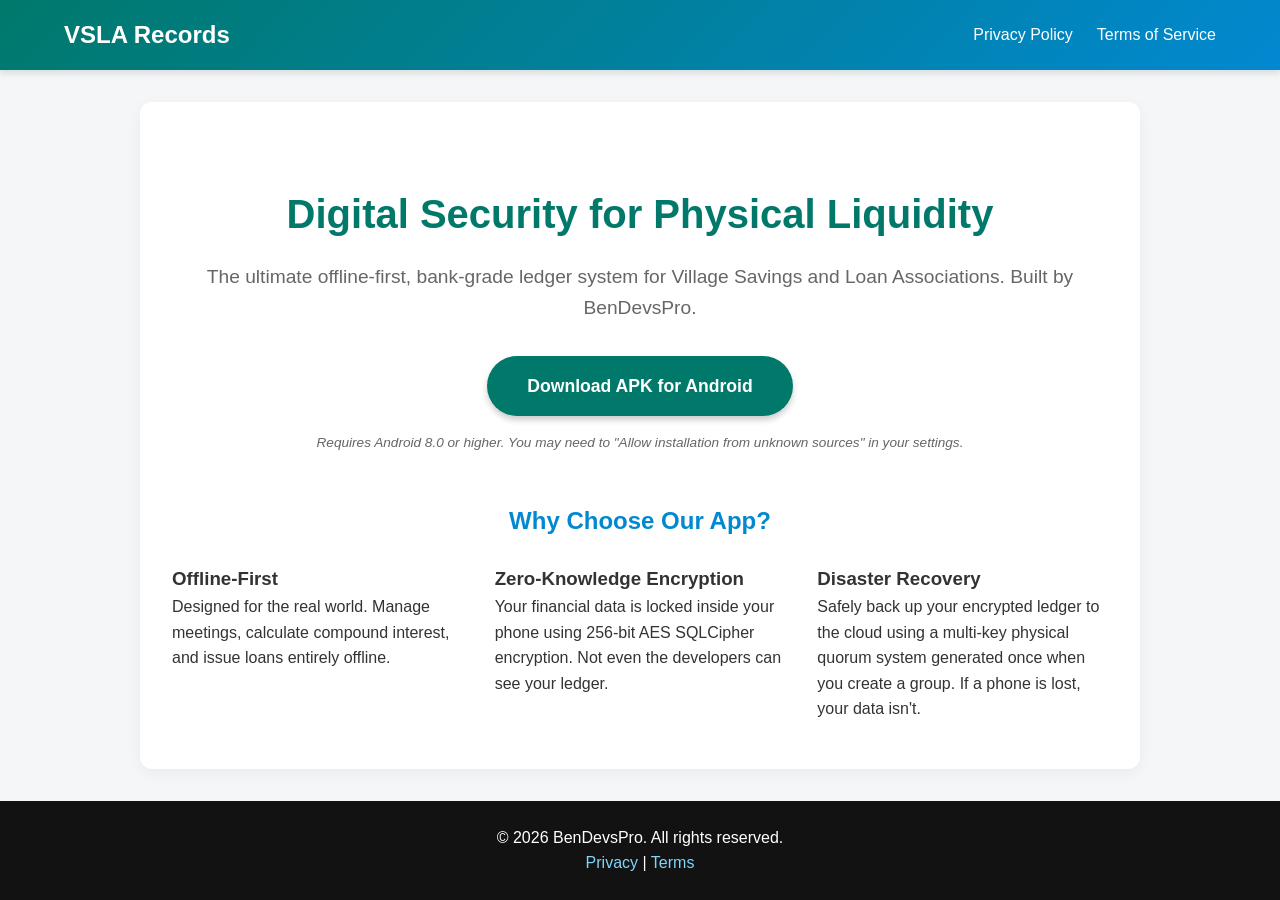
<file: index.html>
<!DOCTYPE html>
<html lang="en">
<head>
    <meta charset="UTF-8">
    <meta name="viewport" content="width=device-width, initial-scale=1.0">
    <title>VSLA Records App | BenDevsPro</title>
    <link rel="stylesheet" href="style.css">
</head>
<body>
    <header>
        <a href="index.html" class="logo">VSLA Records</a>
        <nav>
            <ul>
                <li><a href="privacy.html">Privacy Policy</a></li>
                <li><a href="terms.html">Terms of Service</a></li>
            </ul>
        </nav>
    </header>

    <main>
        <section class="hero">
            <h1>Digital Security for Physical Liquidity</h1>
            <p>The ultimate offline-first, bank-grade ledger system for Village Savings and Loan Associations. Built by BenDevsPro.</p>
            
            <a href="downloads/VSLARecordsApp_v1.0.apk" download class="cta-button">Download APK for Android</a>
            <p class="install-note">Requires Android 8.0 or higher. You may need to "Allow installation from unknown sources" in your settings.</p>
        </section>

        <section class="features">
            <h2 style="text-align: center; color: var(--secondary-color); margin-bottom: 1.5rem;">Why Choose Our App?</h2>
            <div style="display: grid; grid-template-columns: repeat(auto-fit, minmax(250px, 1fr)); gap: 2rem;">
                <div>
                    <h3>Offline-First</h3>
                    <p>Designed for the real world. Manage meetings, calculate compound interest, and issue loans entirely offline.</p>
                </div>
                <div>
                    <h3>Zero-Knowledge Encryption</h3>
                    <p>Your financial data is locked inside your phone using 256-bit AES SQLCipher encryption. Not even the developers can see your ledger.</p>
                </div>
                <div>
                    <h3>Disaster Recovery</h3>
                    <p>Safely back up your encrypted ledger to the cloud using a multi-key physical quorum system generated once when you create a group. If a phone is lost, your data isn't.</p>
                </div>
            </div>
        </section>
    </main>

    <footer>
        <p>&copy; <span id="currentYear"></span> BenDevsPro. All rights reserved.</p>
        <p><a href="privacy.html">Privacy</a> | <a href="terms.html">Terms</a></p>
    </footer>

    <script src="script.js"></script>
</body>
</html>
</file>
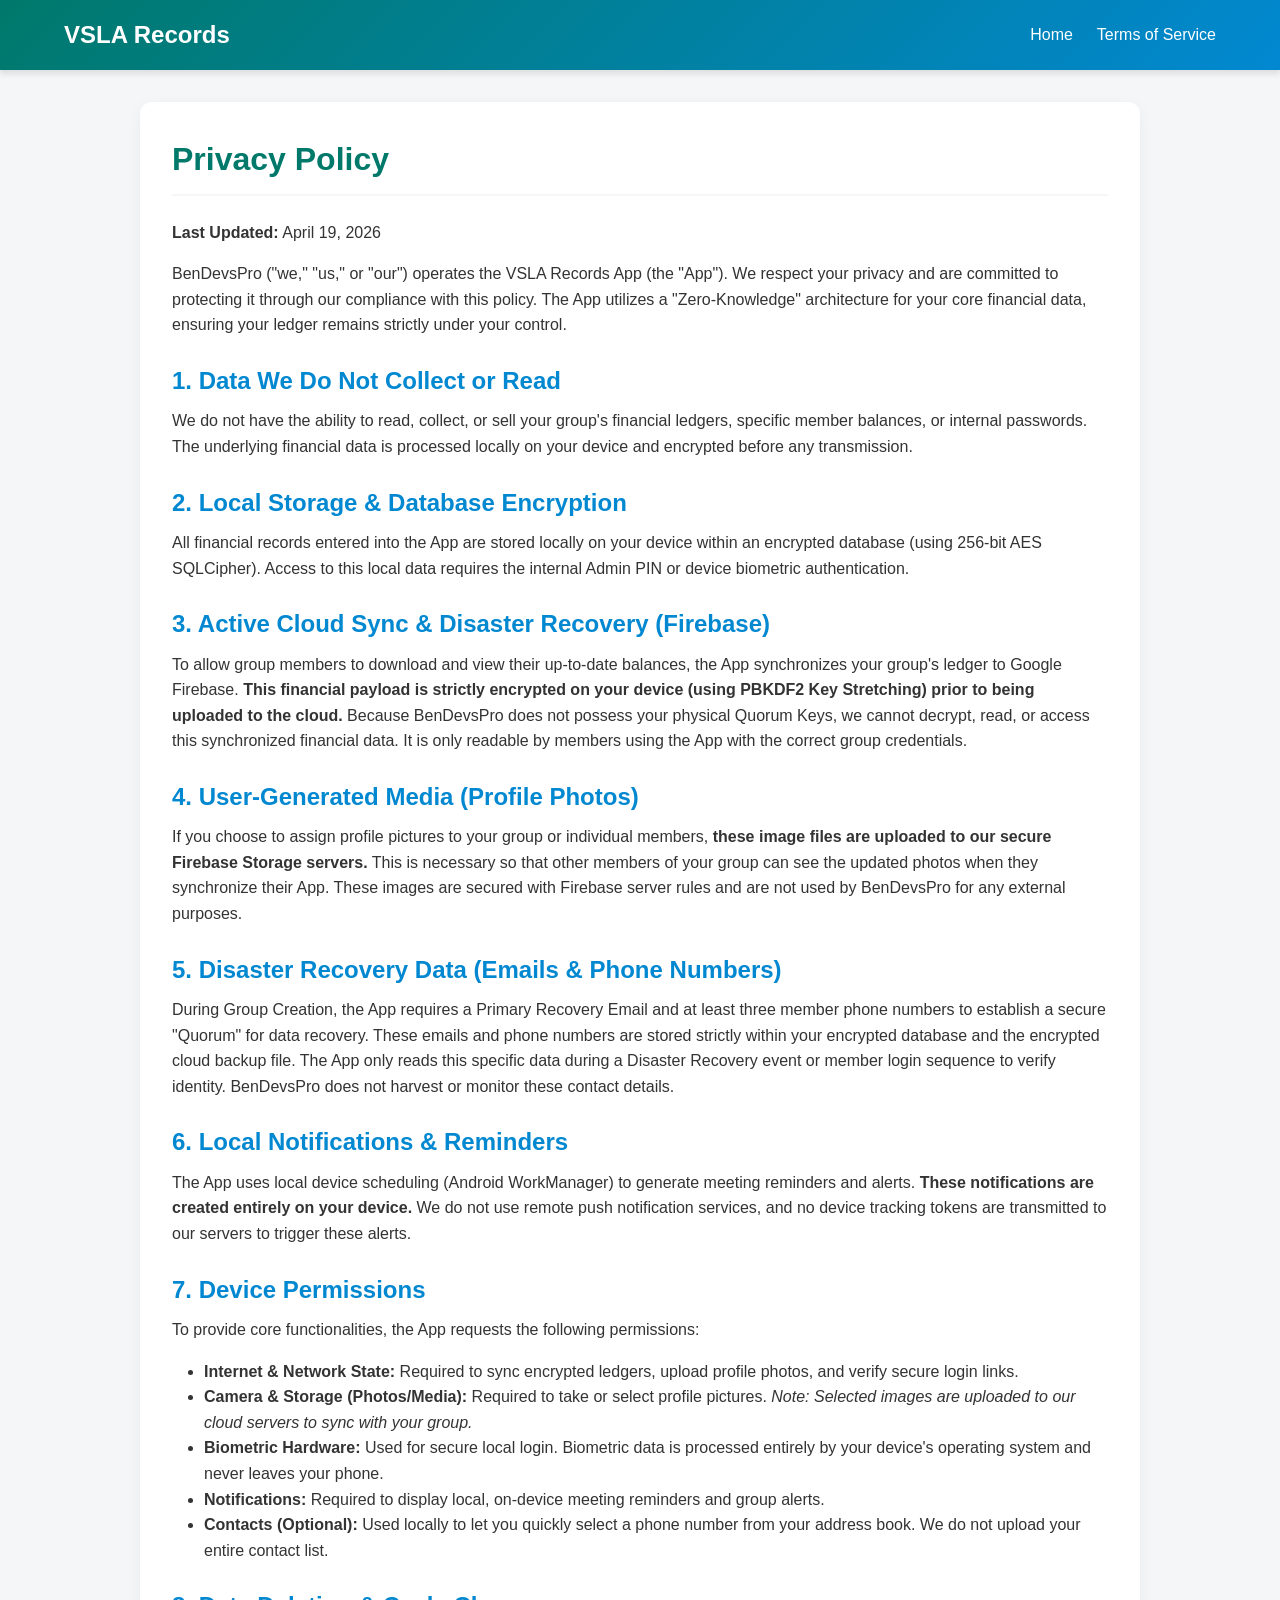
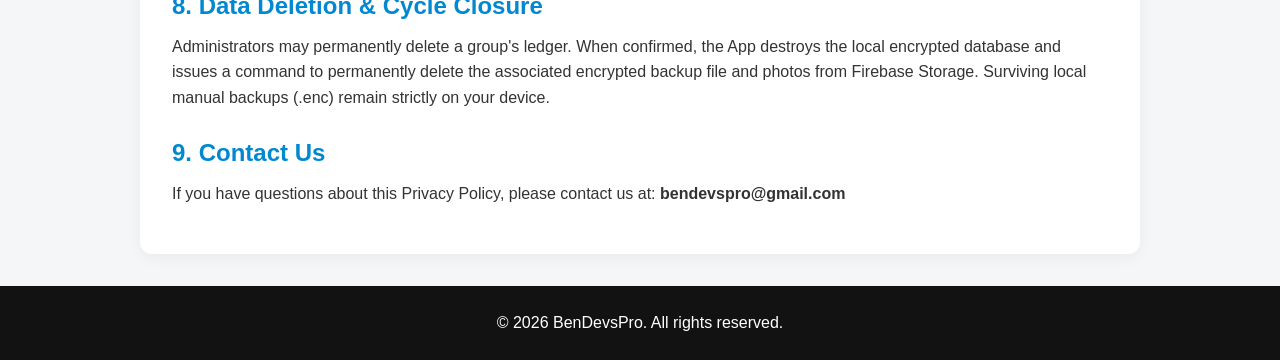
<file: privacy.html>
<!DOCTYPE html>
<html lang="en">
<head>
    <meta charset="UTF-8">
    <meta name="viewport" content="width=device-width, initial-scale=1.0">
    <title>Privacy Policy | VSLA Records App</title>
    <link rel="stylesheet" href="style.css">
</head>
<body>
    <header>
        <a href="index.html" class="logo">VSLA Records</a>
        <nav>
            <ul>
                <li><a href="index.html">Home</a></li>
                <li><a href="terms.html">Terms of Service</a></li>
            </ul>
        </nav>
    </header>

    <main class="legal-content">
        <h1>Privacy Policy</h1>
        <p><strong>Last Updated:</strong> April 19, 2026</p>

        <p>BenDevsPro ("we," "us," or "our") operates the VSLA Records App (the "App"). We respect your privacy and are committed to protecting it through our compliance with this policy. The App utilizes a "Zero-Knowledge" architecture for your core financial data, ensuring your ledger remains strictly under your control.</p>

        <h2>1. Data We Do Not Collect or Read</h2>
        <p>We do not have the ability to read, collect, or sell your group's financial ledgers, specific member balances, or internal passwords. The underlying financial data is processed locally on your device and encrypted before any transmission.</p>

        <h2>2. Local Storage & Database Encryption</h2>
        <p>All financial records entered into the App are stored locally on your device within an encrypted database (using 256-bit AES SQLCipher). Access to this local data requires the internal Admin PIN or device biometric authentication.</p>

        <h2>3. Active Cloud Sync & Disaster Recovery (Firebase)</h2>
        <p>To allow group members to download and view their up-to-date balances, the App synchronizes your group's ledger to Google Firebase. <strong>This financial payload is strictly encrypted on your device (using PBKDF2 Key Stretching) prior to being uploaded to the cloud.</strong> Because BenDevsPro does not possess your physical Quorum Keys, we cannot decrypt, read, or access this synchronized financial data. It is only readable by members using the App with the correct group credentials.</p>

        <h2>4. User-Generated Media (Profile Photos)</h2>
        <p>If you choose to assign profile pictures to your group or individual members, <strong>these image files are uploaded to our secure Firebase Storage servers.</strong> This is necessary so that other members of your group can see the updated photos when they synchronize their App. These images are secured with Firebase server rules and are not used by BenDevsPro for any external purposes.</p>

        <h2>5. Disaster Recovery Data (Emails & Phone Numbers)</h2>
        <p>During Group Creation, the App requires a Primary Recovery Email and at least three member phone numbers to establish a secure "Quorum" for data recovery. These emails and phone numbers are stored strictly within your encrypted database and the encrypted cloud backup file. The App only reads this specific data during a Disaster Recovery event or member login sequence to verify identity. BenDevsPro does not harvest or monitor these contact details.</p>

        <h2>6. Local Notifications & Reminders</h2>
        <p>The App uses local device scheduling (Android WorkManager) to generate meeting reminders and alerts. <strong>These notifications are created entirely on your device.</strong> We do not use remote push notification services, and no device tracking tokens are transmitted to our servers to trigger these alerts.</p>

        <h2>7. Device Permissions</h2>
        <p>To provide core functionalities, the App requests the following permissions:</p>
        <ul>
            <li><strong>Internet & Network State:</strong> Required to sync encrypted ledgers, upload profile photos, and verify secure login links.</li>
            <li><strong>Camera & Storage (Photos/Media):</strong> Required to take or select profile pictures. <em>Note: Selected images are uploaded to our cloud servers to sync with your group.</em></li>
            <li><strong>Biometric Hardware:</strong> Used for secure local login. Biometric data is processed entirely by your device's operating system and never leaves your phone.</li>
            <li><strong>Notifications:</strong> Required to display local, on-device meeting reminders and group alerts.</li>
            <li><strong>Contacts (Optional):</strong> Used locally to let you quickly select a phone number from your address book. We do not upload your entire contact list.</li>
        </ul>

        <h2>8. Data Deletion & Cycle Closure</h2>
        <p>Administrators may permanently delete a group's ledger. When confirmed, the App destroys the local encrypted database and issues a command to permanently delete the associated encrypted backup file and photos from Firebase Storage. Surviving local manual backups (.enc) remain strictly on your device.</p>

        <h2>9. Contact Us</h2>
        <p>If you have questions about this Privacy Policy, please contact us at: <strong>bendevspro@gmail.com</strong></p>
    </main>

    <footer>
        <p>&copy; <span id="currentYear"></span> BenDevsPro. All rights reserved.</p>
    </footer>

    <script src="script.js"></script>
</body>
</html>
</file>
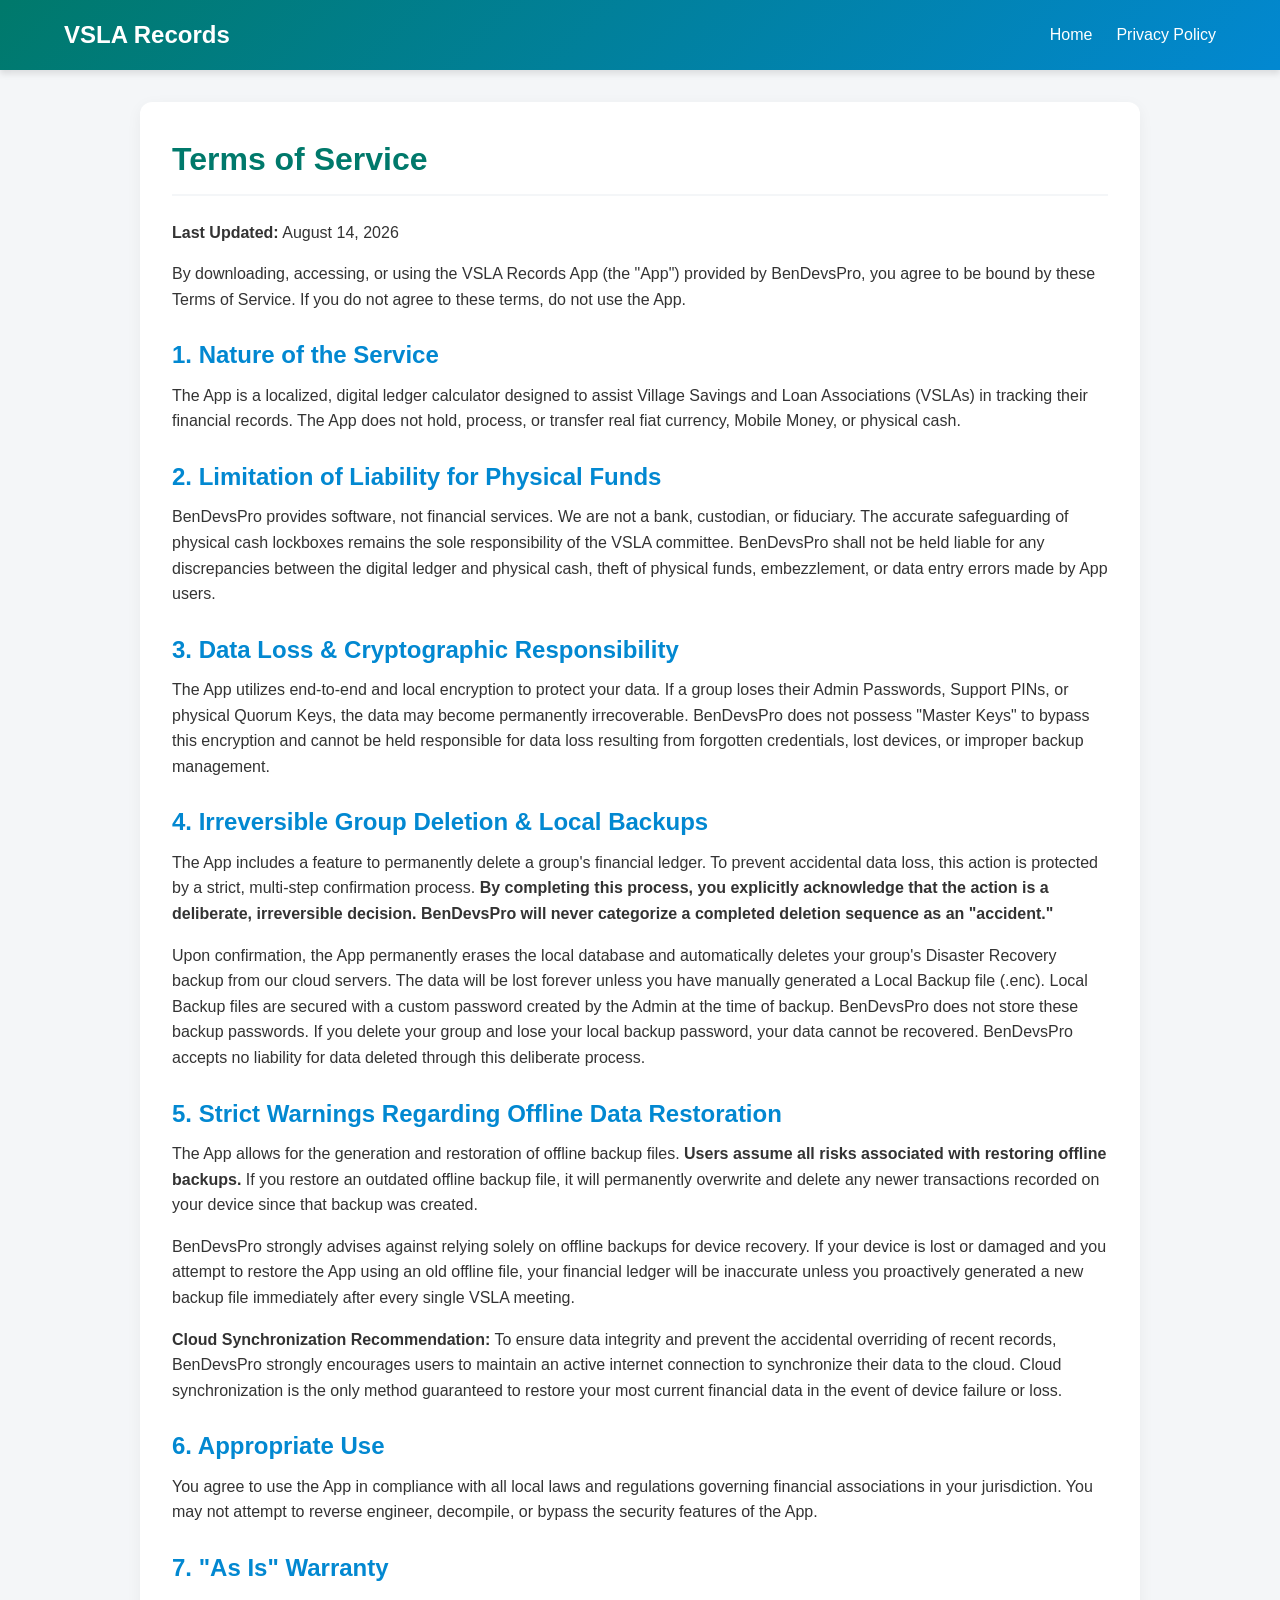
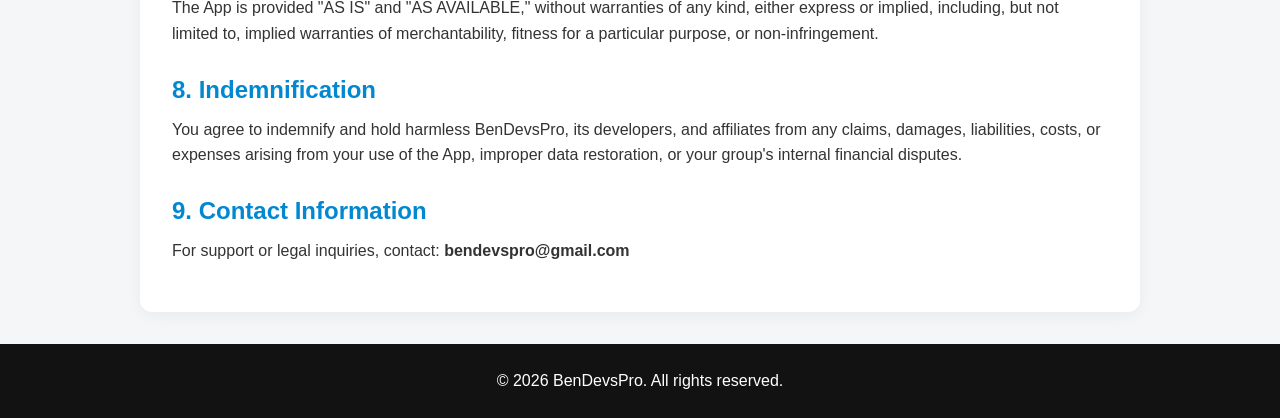
<file: terms.html>
<!DOCTYPE html>
<html lang="en">
<head>
    <meta charset="UTF-8">
    <meta name="viewport" content="width=device-width, initial-scale=1.0">
    <title>Terms of Service | VSLA Records App</title>
    <link rel="stylesheet" href="style.css">
</head>
<body>
    <header>
        <a href="index.html" class="logo">VSLA Records</a>
        <nav>
            <ul>
                <li><a href="index.html">Home</a></li>
                <li><a href="privacy.html">Privacy Policy</a></li>
            </ul>
        </nav>
    </header>

    <main class="legal-content">
        <h1>Terms of Service</h1>
        <p><strong>Last Updated:</strong> August 14, 2026</p>

        <p>By downloading, accessing, or using the VSLA Records App (the "App") provided by BenDevsPro, you agree to be bound by these Terms of Service. If you do not agree to these terms, do not use the App.</p>

        <h2>1. Nature of the Service</h2>
        <p>The App is a localized, digital ledger calculator designed to assist Village Savings and Loan Associations (VSLAs) in tracking their financial records. The App does not hold, process, or transfer real fiat currency, Mobile Money, or physical cash.</p>

        <h2>2. Limitation of Liability for Physical Funds</h2>
        <p>BenDevsPro provides software, not financial services. We are not a bank, custodian, or fiduciary. The accurate safeguarding of physical cash lockboxes remains the sole responsibility of the VSLA committee. BenDevsPro shall not be held liable for any discrepancies between the digital ledger and physical cash, theft of physical funds, embezzlement, or data entry errors made by App users.</p>

        <h2>3. Data Loss & Cryptographic Responsibility</h2>
        <p>The App utilizes end-to-end and local encryption to protect your data. If a group loses their Admin Passwords, Support PINs, or physical Quorum Keys, the data may become permanently irrecoverable. BenDevsPro does not possess "Master Keys" to bypass this encryption and cannot be held responsible for data loss resulting from forgotten credentials, lost devices, or improper backup management.</p>

        <h2>4. Irreversible Group Deletion & Local Backups</h2>
        <p>The App includes a feature to permanently delete a group's financial ledger. To prevent accidental data loss, this action is protected by a strict, multi-step confirmation process. <strong>By completing this process, you explicitly acknowledge that the action is a deliberate, irreversible decision. BenDevsPro will never categorize a completed deletion sequence as an "accident."</strong></p>
        <p>Upon confirmation, the App permanently erases the local database and automatically deletes your group's Disaster Recovery backup from our cloud servers. The data will be lost forever unless you have manually generated a Local Backup file (.enc). Local Backup files are secured with a custom password created by the Admin at the time of backup. BenDevsPro does not store these backup passwords. If you delete your group and lose your local backup password, your data cannot be recovered. BenDevsPro accepts no liability for data deleted through this deliberate process.</p>

        <h2>5. Strict Warnings Regarding Offline Data Restoration</h2>
        <p>The App allows for the generation and restoration of offline backup files. <strong>Users assume all risks associated with restoring offline backups.</strong> If you restore an outdated offline backup file, it will permanently overwrite and delete any newer transactions recorded on your device since that backup was created.</p>
        <p>BenDevsPro strongly advises against relying solely on offline backups for device recovery. If your device is lost or damaged and you attempt to restore the App using an old offline file, your financial ledger will be inaccurate unless you proactively generated a new backup file immediately after every single VSLA meeting.</p>
        <p><strong>Cloud Synchronization Recommendation:</strong> To ensure data integrity and prevent the accidental overriding of recent records, BenDevsPro strongly encourages users to maintain an active internet connection to synchronize their data to the cloud. Cloud synchronization is the only method guaranteed to restore your most current financial data in the event of device failure or loss.</p>

        <h2>6. Appropriate Use</h2>
        <p>You agree to use the App in compliance with all local laws and regulations governing financial associations in your jurisdiction. You may not attempt to reverse engineer, decompile, or bypass the security features of the App.</p>

        <h2>7. "As Is" Warranty</h2>
        <p>The App is provided "AS IS" and "AS AVAILABLE," without warranties of any kind, either express or implied, including, but not limited to, implied warranties of merchantability, fitness for a particular purpose, or non-infringement.</p>

        <h2>8. Indemnification</h2>
        <p>You agree to indemnify and hold harmless BenDevsPro, its developers, and affiliates from any claims, damages, liabilities, costs, or expenses arising from your use of the App, improper data restoration, or your group's internal financial disputes.</p>

        <h2>9. Contact Information</h2>
        <p>For support or legal inquiries, contact: <strong>bendevspro@gmail.com</strong></p>
    </main>

    <footer>
        <p>&copy; <span id="currentYear"></span> BenDevsPro. All rights reserved.</p>
    </footer>

    <script src="script.js"></script>
</body>
</html>
</file>
<file: style.css>
:root {
    --primary-color: #00796B; /* Teal */
    --secondary-color: #0288D1; /* Blue */
    --dark-surface: #121212;
    --light-surface: #ffffff;
    --text-main: #333333;
    --text-muted: #666666;
    --bg-gray: #f4f6f8;
}

* {
    margin: 0;
    padding: 0;
    box-sizing: border-box;
    font-family: 'Segoe UI', Roboto, Helvetica, Arial, sans-serif;
}

body {
    background-color: var(--bg-gray);
    color: var(--text-main);
    line-height: 1.6;
    display: flex;
    flex-direction: column;
    min-height: 100vh;
}

header {
    background: linear-gradient(135deg, var(--primary-color), var(--secondary-color));
    color: white;
    padding: 1rem 5%;
    display: flex;
    justify-content: space-between;
    align-items: center;
    box-shadow: 0 4px 6px rgba(0,0,0,0.1);
}

.logo {
    font-size: 1.5rem;
    font-weight: bold;
    text-decoration: none;
    color: white;
}

nav ul {
    list-style: none;
    display: flex;
    gap: 1.5rem;
}

nav a {
    color: white;
    text-decoration: none;
    font-weight: 500;
    transition: opacity 0.3s;
}

nav a:hover {
    opacity: 0.8;
}

main {
    flex: 1;
    max-width: 1000px;
    margin: 2rem auto;
    padding: 2rem;
    background: var(--light-surface);
    border-radius: 12px;
    box-shadow: 0 4px 15px rgba(0,0,0,0.05);
}

.hero {
    text-align: center;
    padding: 3rem 0;
}

.hero h1 {
    font-size: 2.5rem;
    color: var(--primary-color);
    margin-bottom: 1rem;
}

.hero p {
    font-size: 1.2rem;
    color: var(--text-muted);
    margin-bottom: 2rem;
}

.cta-button {
    display: inline-block;
    background-color: var(--primary-color);
    color: white;
    padding: 1rem 2.5rem;
    border-radius: 30px;
    text-decoration: none;
    font-size: 1.1rem;
    font-weight: bold;
    transition: transform 0.2s, background-color 0.2s;
    box-shadow: 0 4px 6px rgba(0,0,0,0.2);
}

.cta-button:hover {
    background-color: #005A4F;
    transform: translateY(-2px);
    box-shadow: 0 6px 12px rgba(0,0,0,0.3);
}

.install-note {
    font-size: 0.85rem !important;
    color: var(--text-muted);
    margin-top: 1rem;
    margin-bottom: 0 !important;
    font-style: italic;
}

.legal-content h1 {
    color: var(--primary-color);
    margin-bottom: 1.5rem;
    border-bottom: 2px solid var(--bg-gray);
    padding-bottom: 0.5rem;
}

.legal-content h2 {
    color: var(--secondary-color);
    margin-top: 1.5rem;
    margin-bottom: 0.5rem;
}

.legal-content p, .legal-content ul {
    margin-bottom: 1rem;
}

.legal-content ul {
    padding-left: 2rem;
}

footer {
    background-color: var(--dark-surface);
    color: white;
    text-align: center;
    padding: 1.5rem;
    margin-top: auto;
}

footer a {
    color: #81D4FA;
    text-decoration: none;
}

@media (max-width: 600px) {
    header {
        flex-direction: column;
        gap: 1rem;
    }
    .hero h1 {
        font-size: 2rem;
    }
}
</file>
